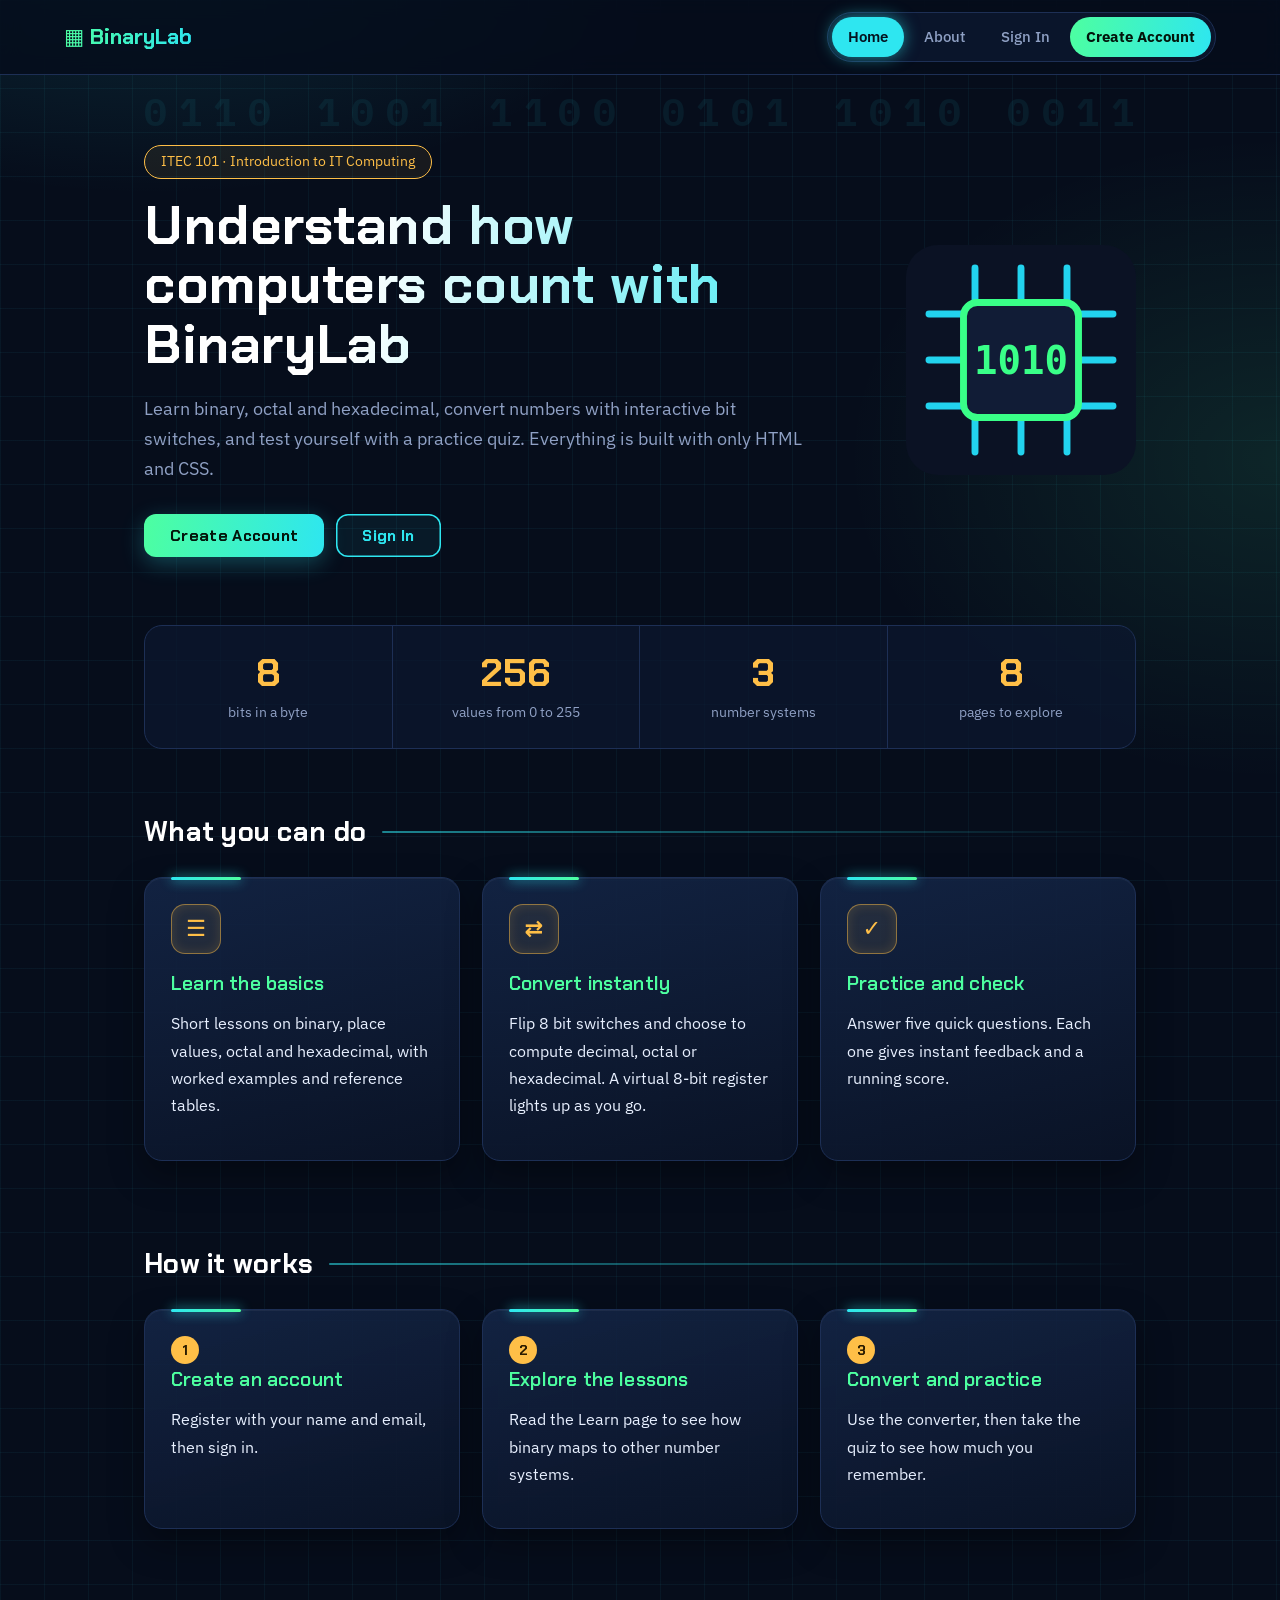
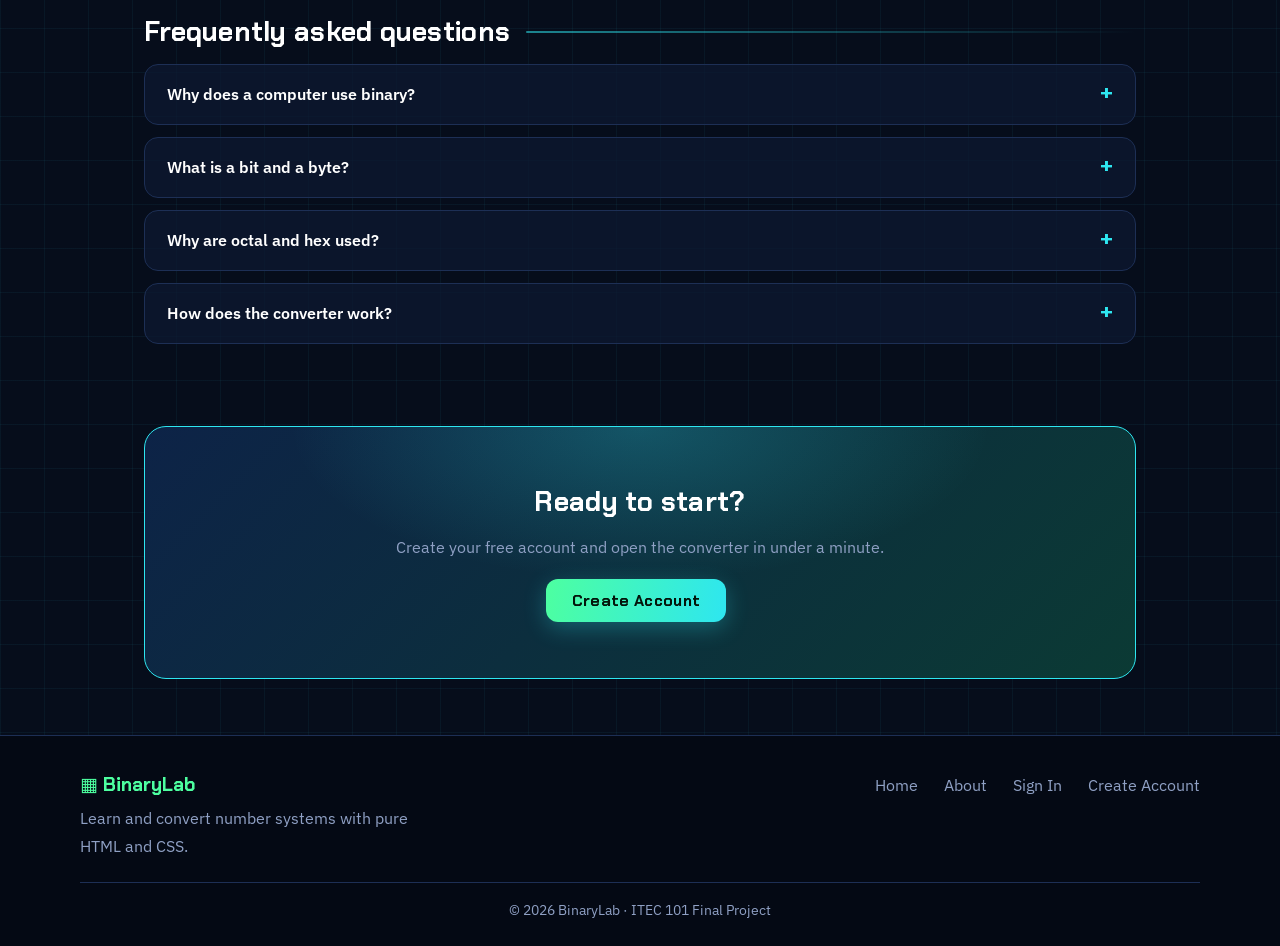
<file: index.html>
<!DOCTYPE html>
<html lang="en"><head><meta charset="UTF-8"><meta name="viewport" content="width=device-width, initial-scale=1"><title>Welcome - BinaryLab</title><link rel="stylesheet" href="style.css"></head><body>
<header class="top"><a class="brand" href="index.html">&#9638; BinaryLab</a><nav aria-label="Main navigation"><ul><li><a aria-current="page" href="index.html">Home</a></li><li><a href="about.html">About</a></li><li><a href="signin.html">Sign In</a></li><li><a class="cta" href="signup.html">Create Account</a></li></ul></nav></header>
<main>
<section class="hero">
  <div>
    <p class="tag">ITEC 101 &middot; Introduction to IT Computing</p>
    <h1>Understand how computers count with <span class="hl">BinaryLab</span></h1>
    <p class="lead">Learn binary, octal and hexadecimal, convert numbers with interactive bit switches, and test yourself with a practice quiz. Everything is built with only HTML and CSS.</p>
    <p class="actions"><a class="btn" href="signup.html">Create Account</a> <a class="btn alt" href="signin.html">Sign In</a></p>
  </div>
  <img src="images/chip.svg" alt="Microchip showing the binary digits 1010" width="200" height="200">
</section>
<section class="stats">
  <div><b>8</b><span>bits in a byte</span></div>
  <div><b>256</b><span>values from 0 to 255</span></div>
  <div><b>3</b><span>number systems</span></div>
  <div><b>8</b><span>pages to explore</span></div>
</section>
<section>
  <h2>What you can do</h2>
  <div class="grid">
    <article class="card"><span class="ico">&#9776;</span><h3>Learn the basics</h3><p>Short lessons on binary, place values, octal and hexadecimal, with worked examples and reference tables.</p></article>
    <article class="card"><span class="ico">&#8644;</span><h3>Convert instantly</h3><p>Flip 8 bit switches and choose to compute decimal, octal or hexadecimal. A virtual 8-bit register lights up as you go.</p></article>
    <article class="card"><span class="ico">&#10003;</span><h3>Practice and check</h3><p>Answer five quick questions. Each one gives instant feedback and a running score.</p></article>
  </div>
</section>
<section>
  <h2>How it works</h2>
  <div class="grid">
    <article class="card"><span class="n">1</span><h3>Create an account</h3><p>Register with your name and email, then sign in.</p></article>
    <article class="card"><span class="n">2</span><h3>Explore the lessons</h3><p>Read the Learn page to see how binary maps to other number systems.</p></article>
    <article class="card"><span class="n">3</span><h3>Convert and practice</h3><p>Use the converter, then take the quiz to see how much you remember.</p></article>
  </div>
</section>
<section>
  <h2>Frequently asked questions</h2>
  <details><summary>Why does a computer use binary?</summary><p>Electronic circuits are most reliable with two states, on and off. Binary uses exactly two digits, 0 and 1, so it matches the hardware.</p></details>
  <details><summary>What is a bit and a byte?</summary><p>A bit is a single binary digit. A byte is a group of 8 bits and can hold 256 different values.</p></details>
  <details><summary>Why are octal and hex used?</summary><p>They are shorter ways to write long binary numbers. One octal digit equals 3 bits and one hex digit equals 4 bits.</p></details>
  <details><summary>How does the converter work?</summary><p>Each bit is a hidden checkbox. CSS counters add the weight of every checked box, and the result is displayed with <code>counter()</code>.</p></details>
</section>
<section class="cta-band">
  <h2>Ready to start?</h2>
  <p>Create your free account and open the converter in under a minute.</p>
  <a class="btn" href="signup.html">Create Account</a>
</section>
</main>
<footer><div class="fcols"><div><strong>&#9638; BinaryLab</strong><p>Learn and convert number systems with pure HTML and CSS.</p></div><div class="flinks"><a href="index.html">Home</a><a href="about.html">About</a><a href="signin.html">Sign In</a><a href="signup.html">Create Account</a></div></div><p class="copy">&copy; 2026 BinaryLab &middot; ITEC 101 Final Project</p></footer></body></html>
</file>
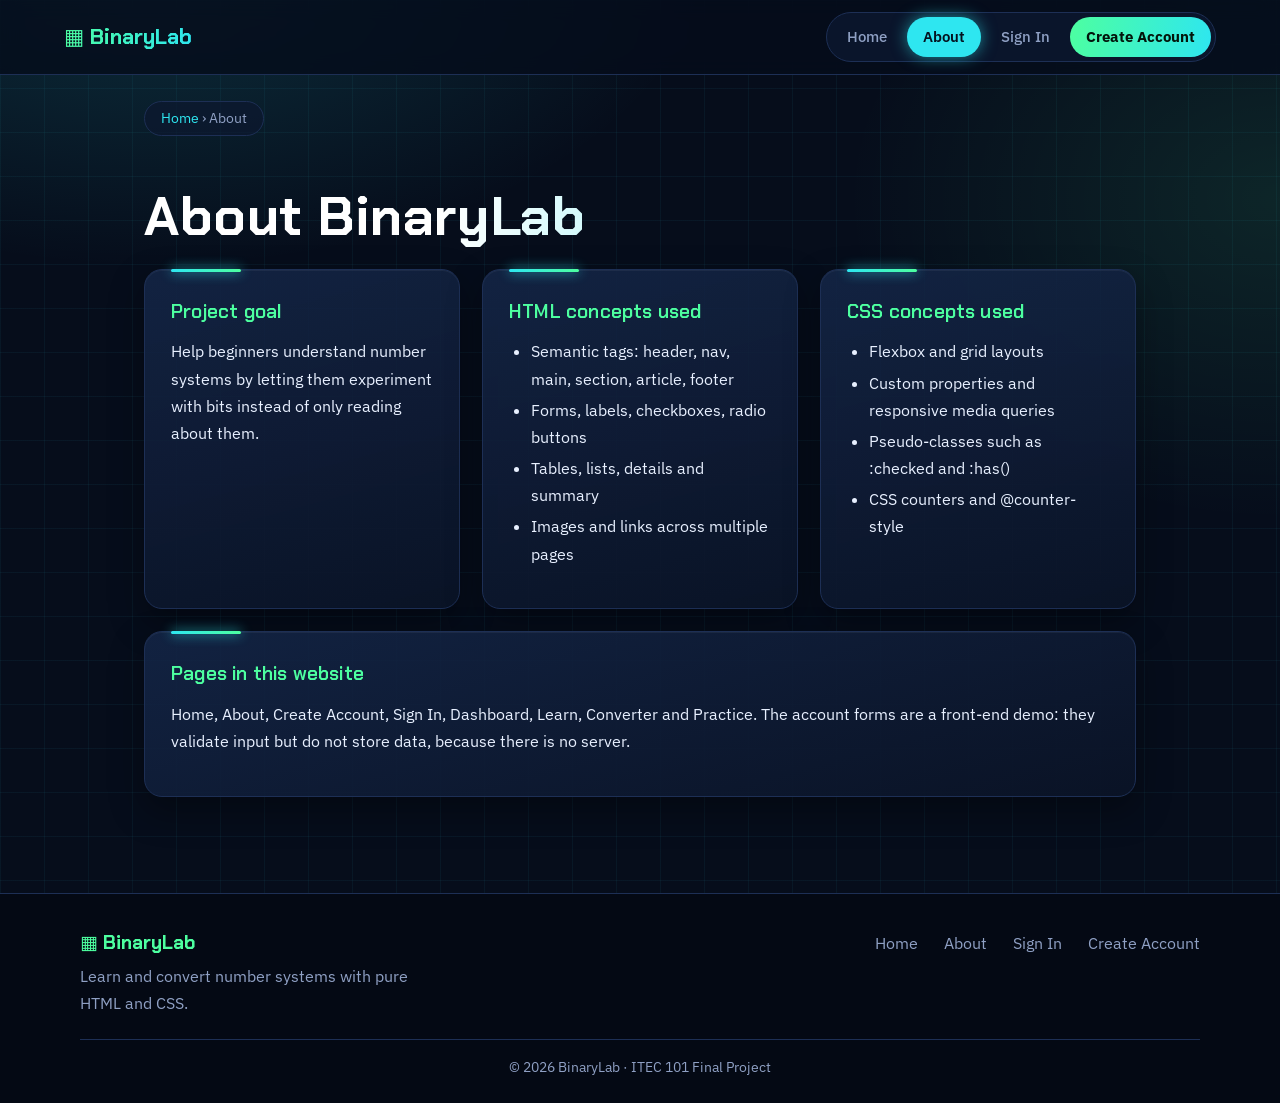
<file: about.html>
<!DOCTYPE html>
<html lang="en"><head><meta charset="UTF-8"><meta name="viewport" content="width=device-width, initial-scale=1"><title>About - BinaryLab</title><link rel="stylesheet" href="style.css"></head><body>
<header class="top"><a class="brand" href="index.html">&#9638; BinaryLab</a><nav aria-label="Main navigation"><ul><li><a href="index.html">Home</a></li><li><a aria-current="page" href="about.html">About</a></li><li><a href="signin.html">Sign In</a></li><li><a class="cta" href="signup.html">Create Account</a></li></ul></nav></header>
<main>
<p class="crumbs"><a href="index.html">Home</a> &rsaquo; About</p>
<section>
  <h1>About BinaryLab</h1>
  <div class="grid">
    <article class="card"><h3>Project goal</h3><p>Help beginners understand number systems by letting them experiment with bits instead of only reading about them.</p></article>
    <article class="card"><h3>HTML concepts used</h3><ul><li>Semantic tags: header, nav, main, section, article, footer</li><li>Forms, labels, checkboxes, radio buttons</li><li>Tables, lists, details and summary</li><li>Images and links across multiple pages</li></ul></article>
    <article class="card"><h3>CSS concepts used</h3><ul><li>Flexbox and grid layouts</li><li>Custom properties and responsive media queries</li><li>Pseudo-classes such as :checked and :has()</li><li>CSS counters and @counter-style</li></ul></article>
    <article class="card wide"><h3>Pages in this website</h3><p>Home, About, Create Account, Sign In, Dashboard, Learn, Converter and Practice. The account forms are a front-end demo: they validate input but do not store data, because there is no server.</p></article>
  </div>
</section>
</main>
<footer><div class="fcols"><div><strong>&#9638; BinaryLab</strong><p>Learn and convert number systems with pure HTML and CSS.</p></div><div class="flinks"><a href="index.html">Home</a><a href="about.html">About</a><a href="signin.html">Sign In</a><a href="signup.html">Create Account</a></div></div><p class="copy">&copy; 2026 BinaryLab &middot; ITEC 101 Final Project</p></footer></body></html>
</file>
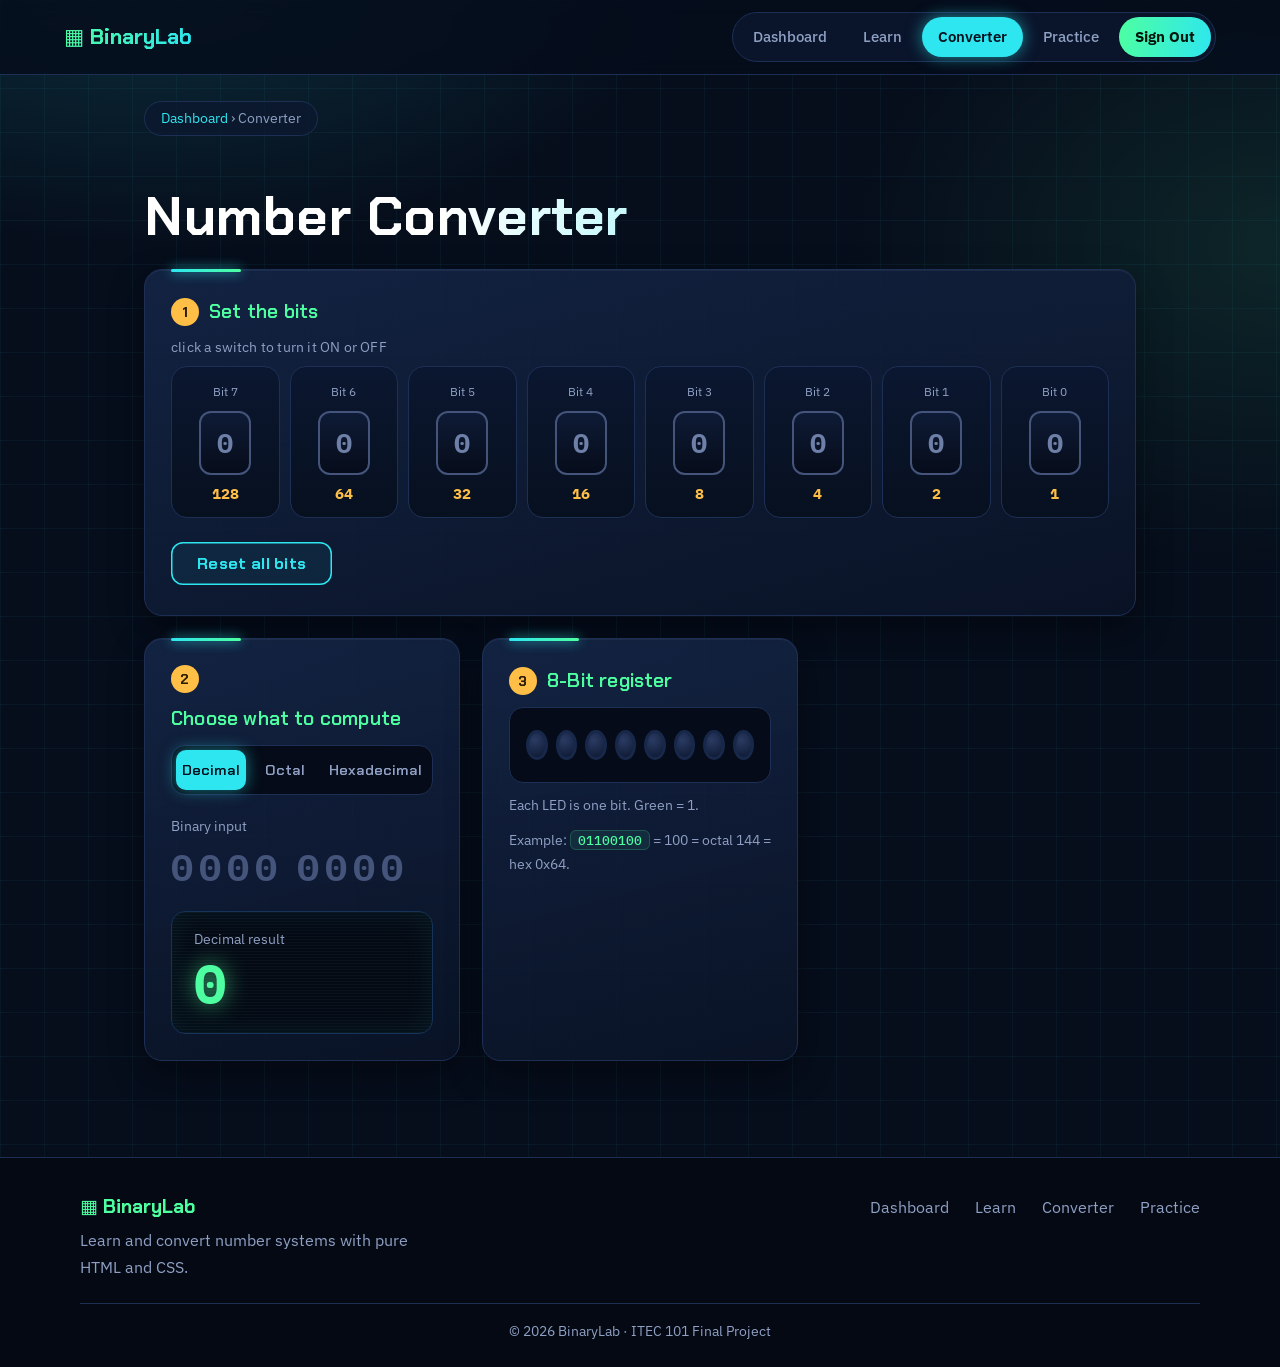
<file: converter.html>
<!DOCTYPE html>
<html lang="en"><head><meta charset="UTF-8"><meta name="viewport" content="width=device-width, initial-scale=1"><title>Converter - BinaryLab</title><link rel="stylesheet" href="style.css"></head><body>
<header class="top"><a class="brand" href="dashboard.html">&#9638; BinaryLab</a><nav aria-label="Main navigation"><ul><li><a href="dashboard.html">Dashboard</a></li><li><a href="learn.html">Learn</a></li><li><a aria-current="page" href="converter.html">Converter</a></li><li><a href="practice.html">Practice</a></li><li><a class="cta" href="index.html">Sign Out</a></li></ul></nav></header>
<main>
<p class="crumbs"><a href="dashboard.html">Dashboard</a> &rsaquo; Converter</p>
<section>
  <h1>Number Converter</h1>
  <form class="converter">
    <input type="checkbox" class="bit" id="b7" aria-label="Bit 7, 128">
    <input type="checkbox" class="bit" id="b6" aria-label="Bit 6, 64">
    <input type="checkbox" class="bit" id="b5" aria-label="Bit 5, 32">
    <input type="checkbox" class="bit" id="b4" aria-label="Bit 4, 16">
    <input type="checkbox" class="bit" id="b3" aria-label="Bit 3, 8">
    <input type="checkbox" class="bit" id="b2" aria-label="Bit 2, 4">
    <input type="checkbox" class="bit" id="b1" aria-label="Bit 1, 2">
    <input type="checkbox" class="bit" id="b0" aria-label="Bit 0, 1">
    <input type="radio" class="bit" name="t" id="r-dec" checked aria-label="Compute decimal">
    <input type="radio" class="bit" name="t" id="r-oct" aria-label="Compute octal">
    <input type="radio" class="bit" name="t" id="r-hex" aria-label="Compute hexadecimal">
    <div class="view grid">
      <article class="card wide">
        <h3><span class="n">1</span> Set the bits <small>click a switch to turn it ON or OFF</small></h3>
        <div class="switches">
          <label for="b7" class="sw k7"><small>Bit 7</small><b></b><em>128</em></label>
          <label for="b6" class="sw k6"><small>Bit 6</small><b></b><em>64</em></label>
          <label for="b5" class="sw k5"><small>Bit 5</small><b></b><em>32</em></label>
          <label for="b4" class="sw k4"><small>Bit 4</small><b></b><em>16</em></label>
          <label for="b3" class="sw k3"><small>Bit 3</small><b></b><em>8</em></label>
          <label for="b2" class="sw k2"><small>Bit 2</small><b></b><em>4</em></label>
          <label for="b1" class="sw k1"><small>Bit 1</small><b></b><em>2</em></label>
          <label for="b0" class="sw k0"><small>Bit 0</small><b></b><em>1</em></label>
        </div>
        <button type="reset" class="btn alt">Reset all bits</button>
      </article>
      <article class="card">
        <h3><span class="n">2</span> Choose what to compute</h3>
        <div class="tabs">
          <label for="r-dec" class="tab t-dec">Decimal</label>
          <label for="r-oct" class="tab t-oct">Octal</label>
          <label for="r-hex" class="tab t-hex">Hexadecimal</label>
        </div>
        <p class="label">Binary input</p>
        <p class="binary"><span class="d k7"></span><span class="d k6"></span><span class="d k5"></span><span class="d k4"></span><span class="d k3"></span><span class="d k2"></span><span class="d k1"></span><span class="d k0"></span></p>
        <div class="answer">
          <p class="big res res-dec"><small>Decimal result</small></p>
          <p class="big res res-oct"><small>Octal result</small></p>
          <p class="big res res-hex"><small>Hexadecimal result</small></p>
        </div>
      </article>
      <article class="card">
        <h3><span class="n">3</span> 8-Bit register</h3>
        <div class="register"><span class="led k7"></span><span class="led k6"></span><span class="led k5"></span><span class="led k4"></span><span class="led k3"></span><span class="led k2"></span><span class="led k1"></span><span class="led k0"></span></div>
        <p class="note">Each LED is one bit. Green = 1.</p>
        <p class="note">Example: <code>01100100</code> = 100 = octal 144 = hex 0x64.</p>
      </article>
    </div>
  </form>
</section>
</main>
<footer><div class="fcols"><div><strong>&#9638; BinaryLab</strong><p>Learn and convert number systems with pure HTML and CSS.</p></div><div class="flinks"><a href="dashboard.html">Dashboard</a><a href="learn.html">Learn</a><a href="converter.html">Converter</a><a href="practice.html">Practice</a></div></div><p class="copy">&copy; 2026 BinaryLab &middot; ITEC 101 Final Project</p></footer></body></html>
</file>
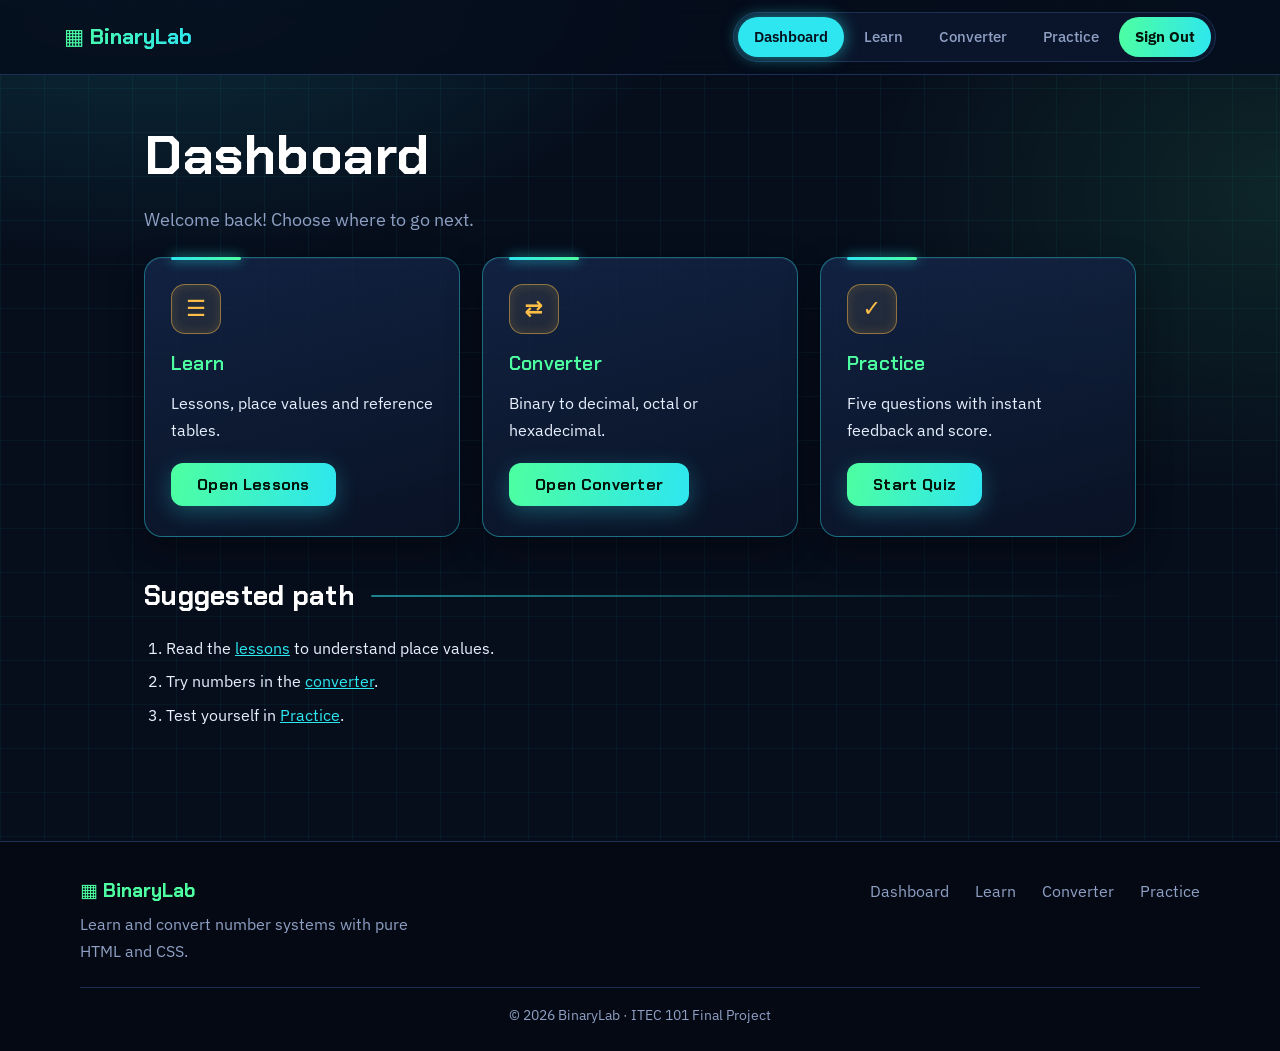
<file: dashboard.html>
<!DOCTYPE html>
<html lang="en"><head><meta charset="UTF-8"><meta name="viewport" content="width=device-width, initial-scale=1"><title>Dashboard - BinaryLab</title><link rel="stylesheet" href="style.css"></head><body>
<header class="top"><a class="brand" href="dashboard.html">&#9638; BinaryLab</a><nav aria-label="Main navigation"><ul><li><a aria-current="page" href="dashboard.html">Dashboard</a></li><li><a href="learn.html">Learn</a></li><li><a href="converter.html">Converter</a></li><li><a href="practice.html">Practice</a></li><li><a class="cta" href="index.html">Sign Out</a></li></ul></nav></header>
<main>
<section>
  <h1>Dashboard</h1>
  <p class="lead">Welcome back! Choose where to go next.</p>
  <div class="grid">
    <article class="card tool"><span class="ico">&#9776;</span><h3>Learn</h3><p>Lessons, place values and reference tables.</p><a class="btn" href="learn.html">Open Lessons</a></article>
    <article class="card tool"><span class="ico">&#8644;</span><h3>Converter</h3><p>Binary to decimal, octal or hexadecimal.</p><a class="btn" href="converter.html">Open Converter</a></article>
    <article class="card tool"><span class="ico">&#10003;</span><h3>Practice</h3><p>Five questions with instant feedback and score.</p><a class="btn" href="practice.html">Start Quiz</a></article>
  </div>
  <h2 class="gap">Suggested path</h2>
  <ol class="path"><li>Read the <a href="learn.html">lessons</a> to understand place values.</li><li>Try numbers in the <a href="converter.html">converter</a>.</li><li>Test yourself in <a href="practice.html">Practice</a>.</li></ol>
</section>
</main>
<footer><div class="fcols"><div><strong>&#9638; BinaryLab</strong><p>Learn and convert number systems with pure HTML and CSS.</p></div><div class="flinks"><a href="dashboard.html">Dashboard</a><a href="learn.html">Learn</a><a href="converter.html">Converter</a><a href="practice.html">Practice</a></div></div><p class="copy">&copy; 2026 BinaryLab &middot; ITEC 101 Final Project</p></footer></body></html>
</file>
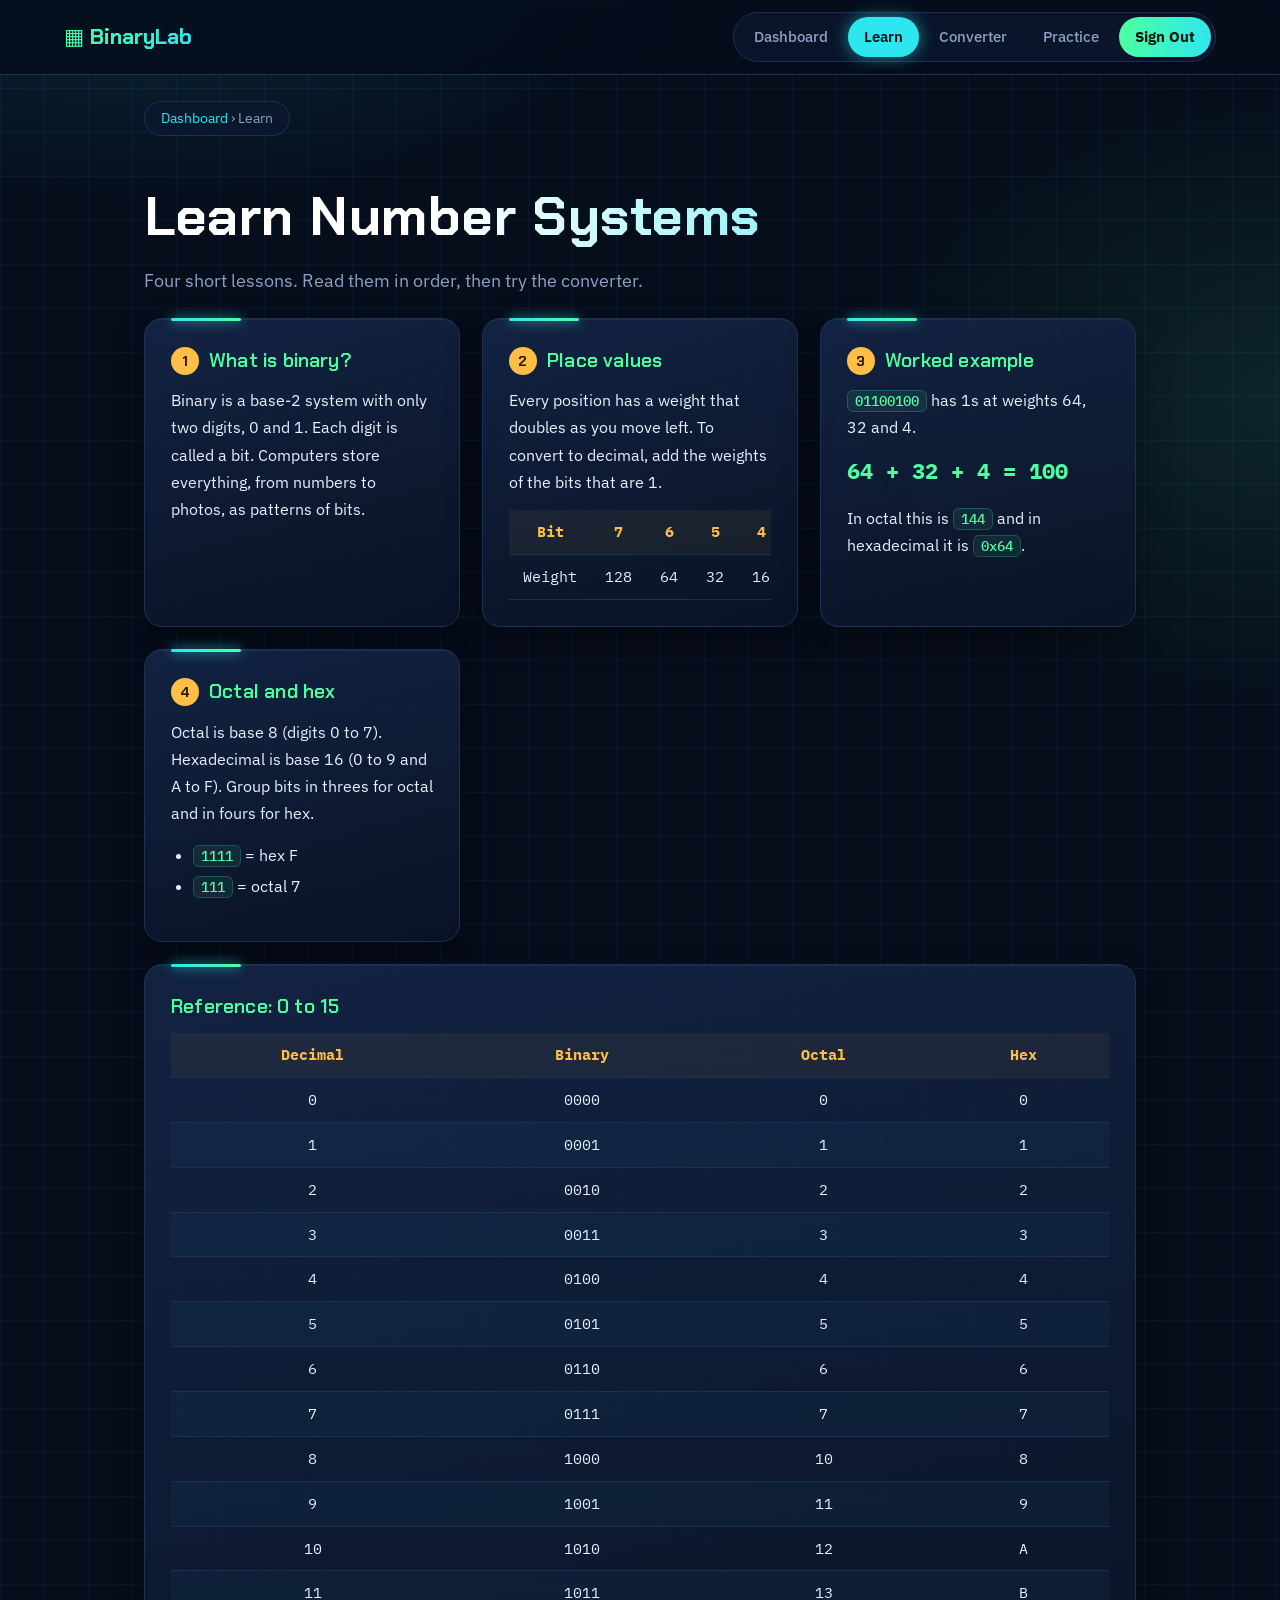
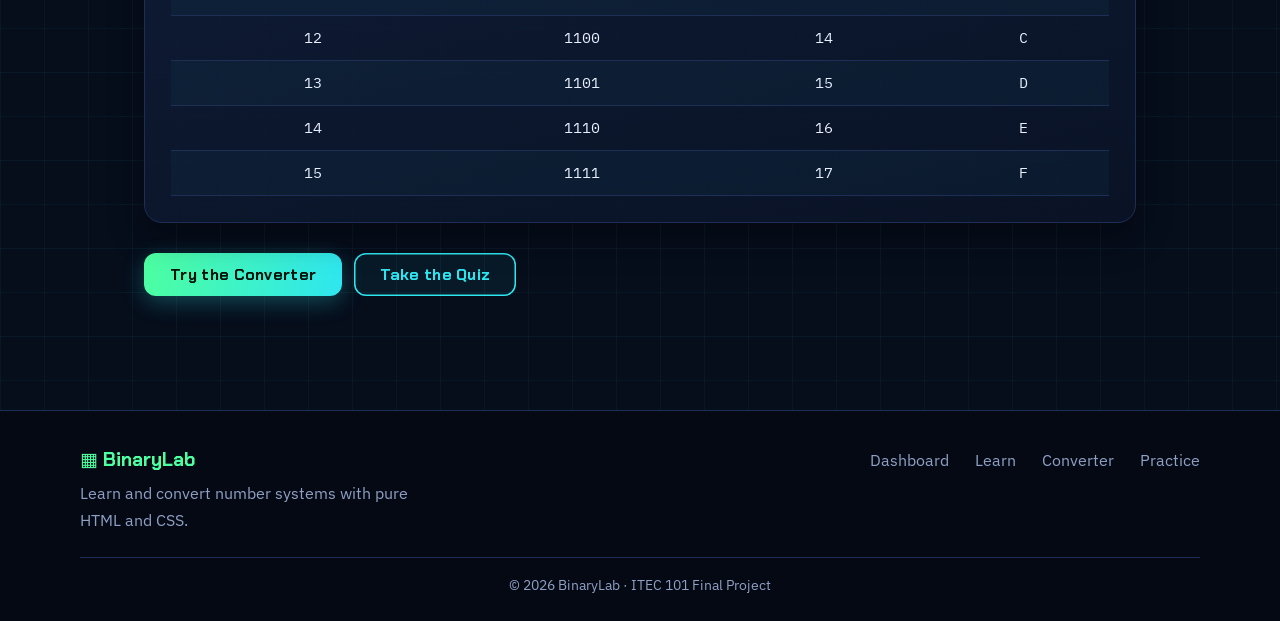
<file: learn.html>
<!DOCTYPE html>
<html lang="en"><head><meta charset="UTF-8"><meta name="viewport" content="width=device-width, initial-scale=1"><title>Learn - BinaryLab</title><link rel="stylesheet" href="style.css"></head><body>
<header class="top"><a class="brand" href="dashboard.html">&#9638; BinaryLab</a><nav aria-label="Main navigation"><ul><li><a href="dashboard.html">Dashboard</a></li><li><a aria-current="page" href="learn.html">Learn</a></li><li><a href="converter.html">Converter</a></li><li><a href="practice.html">Practice</a></li><li><a class="cta" href="index.html">Sign Out</a></li></ul></nav></header>
<main>
<p class="crumbs"><a href="dashboard.html">Dashboard</a> &rsaquo; Learn</p>
<section>
  <h1>Learn Number Systems</h1>
  <p class="lead">Four short lessons. Read them in order, then try the converter.</p>
  <div class="grid">
    <article class="card"><h3><span class="n">1</span> What is binary?</h3><p>Binary is a base-2 system with only two digits, 0 and 1. Each digit is called a bit. Computers store everything, from numbers to photos, as patterns of bits.</p></article>
    <article class="card"><h3><span class="n">2</span> Place values</h3><p>Every position has a weight that doubles as you move left. To convert to decimal, add the weights of the bits that are 1.</p>
      <div class="scroll"><table><thead><tr><th>Bit</th><th>7</th><th>6</th><th>5</th><th>4</th><th>3</th><th>2</th><th>1</th><th>0</th></tr></thead><tbody><tr><td>Weight</td><td>128</td><td>64</td><td>32</td><td>16</td><td>8</td><td>4</td><td>2</td><td>1</td></tr></tbody></table></div></article>
    <article class="card"><h3><span class="n">3</span> Worked example</h3><p><code>01100100</code> has 1s at weights 64, 32 and 4.</p><p class="calc">64 + 32 + 4 = <strong>100</strong></p><p>In octal this is <code>144</code> and in hexadecimal it is <code>0x64</code>.</p></article>
    <article class="card"><h3><span class="n">4</span> Octal and hex</h3><p>Octal is base 8 (digits 0 to 7). Hexadecimal is base 16 (0 to 9 and A to F). Group bits in threes for octal and in fours for hex.</p><ul><li><code>1111</code> = hex F</li><li><code>111</code> = octal 7</li></ul></article>
    <article class="card wide"><h3>Reference: 0 to 15</h3><div class="scroll"><table><thead><tr><th>Decimal</th><th>Binary</th><th>Octal</th><th>Hex</th></tr></thead><tbody>
<tr><td>0</td><td>0000</td><td>0</td><td>0</td></tr>
<tr><td>1</td><td>0001</td><td>1</td><td>1</td></tr>
<tr><td>2</td><td>0010</td><td>2</td><td>2</td></tr>
<tr><td>3</td><td>0011</td><td>3</td><td>3</td></tr>
<tr><td>4</td><td>0100</td><td>4</td><td>4</td></tr>
<tr><td>5</td><td>0101</td><td>5</td><td>5</td></tr>
<tr><td>6</td><td>0110</td><td>6</td><td>6</td></tr>
<tr><td>7</td><td>0111</td><td>7</td><td>7</td></tr>
<tr><td>8</td><td>1000</td><td>10</td><td>8</td></tr>
<tr><td>9</td><td>1001</td><td>11</td><td>9</td></tr>
<tr><td>10</td><td>1010</td><td>12</td><td>A</td></tr>
<tr><td>11</td><td>1011</td><td>13</td><td>B</td></tr>
<tr><td>12</td><td>1100</td><td>14</td><td>C</td></tr>
<tr><td>13</td><td>1101</td><td>15</td><td>D</td></tr>
<tr><td>14</td><td>1110</td><td>16</td><td>E</td></tr>
<tr><td>15</td><td>1111</td><td>17</td><td>F</td></tr>
</tbody></table></div></article>
  </div>
  <p class="actions"><a class="btn" href="converter.html">Try the Converter</a> <a class="btn alt" href="practice.html">Take the Quiz</a></p>
</section>
</main>
<footer><div class="fcols"><div><strong>&#9638; BinaryLab</strong><p>Learn and convert number systems with pure HTML and CSS.</p></div><div class="flinks"><a href="dashboard.html">Dashboard</a><a href="learn.html">Learn</a><a href="converter.html">Converter</a><a href="practice.html">Practice</a></div></div><p class="copy">&copy; 2026 BinaryLab &middot; ITEC 101 Final Project</p></footer></body></html>
</file>
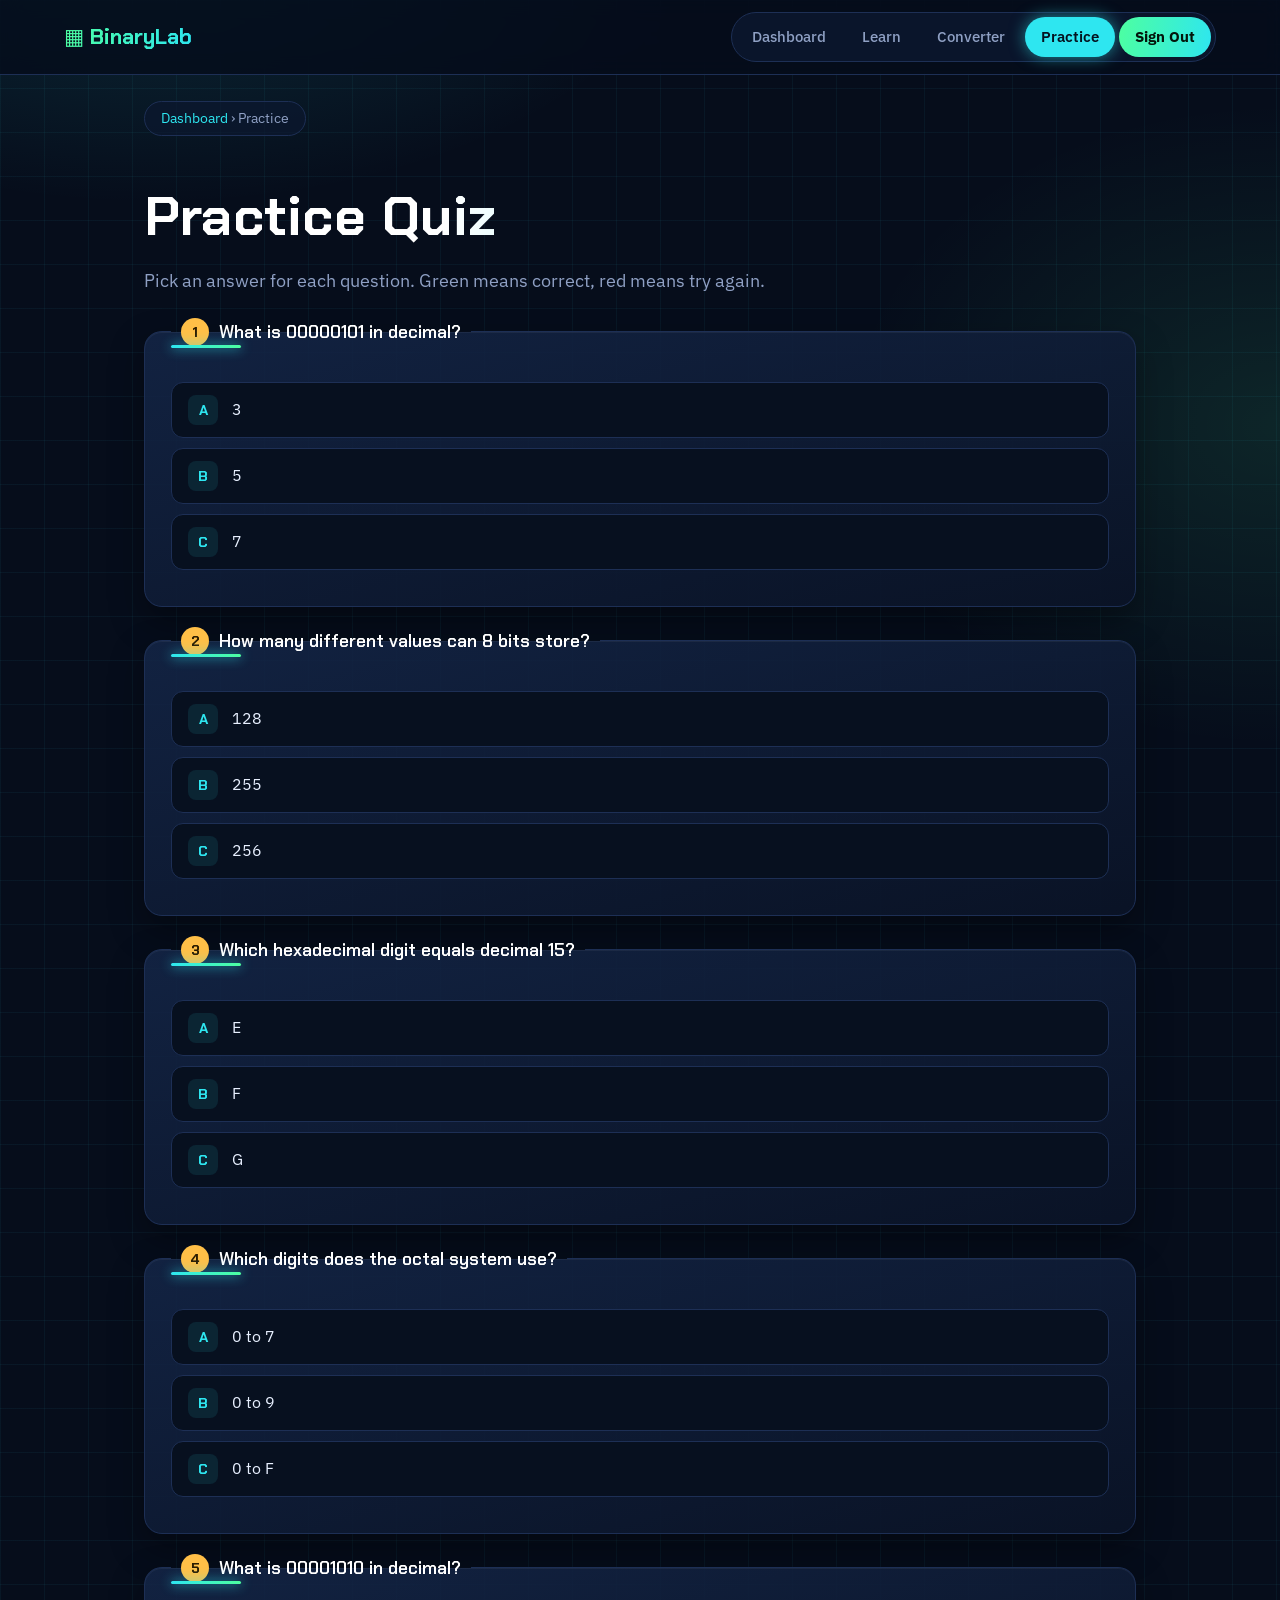
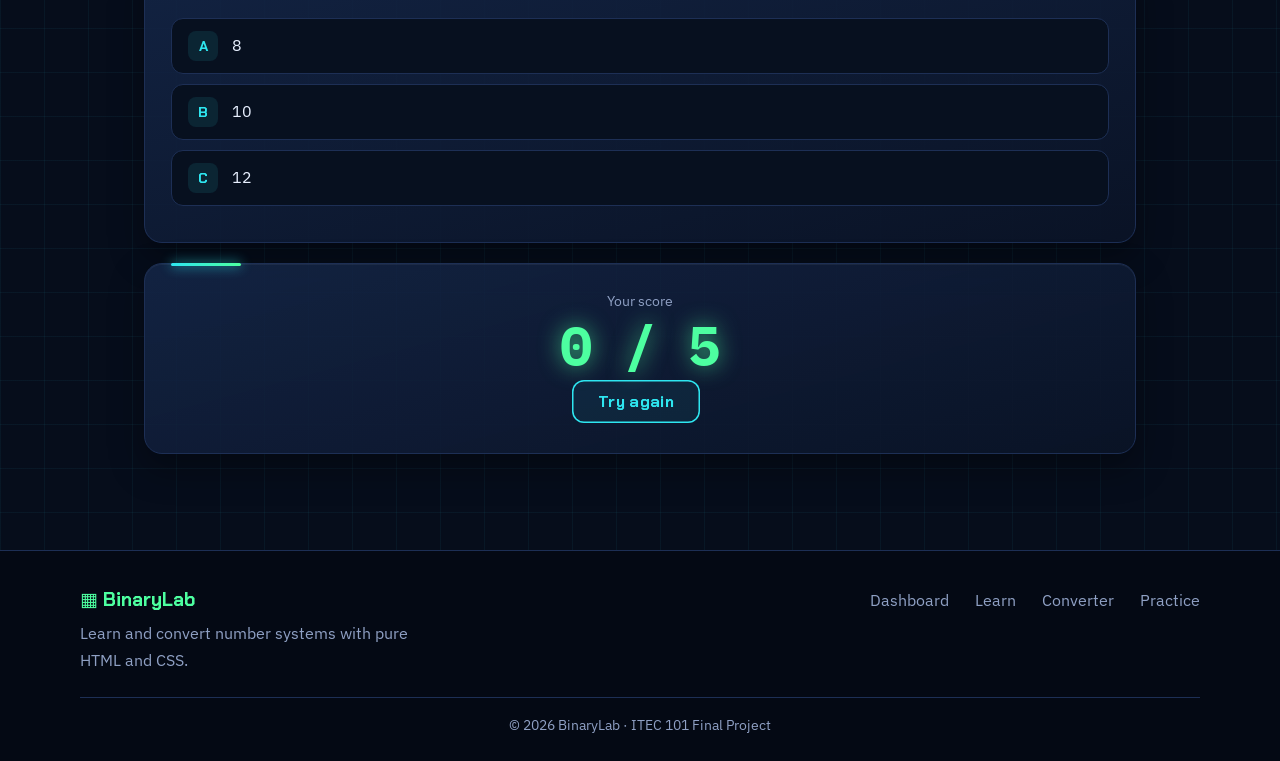
<file: practice.html>
<!DOCTYPE html>
<html lang="en"><head><meta charset="UTF-8"><meta name="viewport" content="width=device-width, initial-scale=1"><title>Practice - BinaryLab</title><link rel="stylesheet" href="style.css"></head><body>
<header class="top"><a class="brand" href="dashboard.html">&#9638; BinaryLab</a><nav aria-label="Main navigation"><ul><li><a href="dashboard.html">Dashboard</a></li><li><a href="learn.html">Learn</a></li><li><a href="converter.html">Converter</a></li><li><a aria-current="page" href="practice.html">Practice</a></li><li><a class="cta" href="index.html">Sign Out</a></li></ul></nav></header>
<main>
<p class="crumbs"><a href="dashboard.html">Dashboard</a> &rsaquo; Practice</p>
<section>
  <h1>Practice Quiz</h1>
  <p class="lead">Pick an answer for each question. Green means correct, red means try again.</p>
  <form class="quiz">
<fieldset class="card q"><legend><span class="n">1</span> What is 00000101 in decimal?</legend><input type="radio" class="bit " name="q1" id="q1_1"><label for="q1_1" class="opt no">3</label><input type="radio" class="bit right" name="q1" id="q1_2"><label for="q1_2" class="opt ok">5</label><input type="radio" class="bit " name="q1" id="q1_3"><label for="q1_3" class="opt no">7</label><p class="fb">Correct answer: 4 + 1 = 5.</p></fieldset>
<fieldset class="card q"><legend><span class="n">2</span> How many different values can 8 bits store?</legend><input type="radio" class="bit " name="q2" id="q2_1"><label for="q2_1" class="opt no">128</label><input type="radio" class="bit " name="q2" id="q2_2"><label for="q2_2" class="opt no">255</label><input type="radio" class="bit right" name="q2" id="q2_3"><label for="q2_3" class="opt ok">256</label><p class="fb">8 bits give 2<sup>8</sup> = 256 values, from 0 to 255.</p></fieldset>
<fieldset class="card q"><legend><span class="n">3</span> Which hexadecimal digit equals decimal 15?</legend><input type="radio" class="bit " name="q3" id="q3_1"><label for="q3_1" class="opt no">E</label><input type="radio" class="bit right" name="q3" id="q3_2"><label for="q3_2" class="opt ok">F</label><input type="radio" class="bit " name="q3" id="q3_3"><label for="q3_3" class="opt no">G</label><p class="fb">Hex uses 0 to 9 then A=10, B=11, C=12, D=13, E=14, F=15.</p></fieldset>
<fieldset class="card q"><legend><span class="n">4</span> Which digits does the octal system use?</legend><input type="radio" class="bit right" name="q4" id="q4_1"><label for="q4_1" class="opt ok">0 to 7</label><input type="radio" class="bit " name="q4" id="q4_2"><label for="q4_2" class="opt no">0 to 9</label><input type="radio" class="bit " name="q4" id="q4_3"><label for="q4_3" class="opt no">0 to F</label><p class="fb">Octal is base 8, so its digits run from 0 to 7.</p></fieldset>
<fieldset class="card q"><legend><span class="n">5</span> What is 00001010 in decimal?</legend><input type="radio" class="bit " name="q5" id="q5_1"><label for="q5_1" class="opt no">8</label><input type="radio" class="bit right" name="q5" id="q5_2"><label for="q5_2" class="opt ok">10</label><input type="radio" class="bit " name="q5" id="q5_3"><label for="q5_3" class="opt no">12</label><p class="fb">8 + 2 = 10.</p></fieldset>
    <div class="card score"><p class="label">Your score</p><p class="big sc"></p><button type="reset" class="btn alt">Try again</button></div>
  </form>
</section>
</main>
<footer><div class="fcols"><div><strong>&#9638; BinaryLab</strong><p>Learn and convert number systems with pure HTML and CSS.</p></div><div class="flinks"><a href="dashboard.html">Dashboard</a><a href="learn.html">Learn</a><a href="converter.html">Converter</a><a href="practice.html">Practice</a></div></div><p class="copy">&copy; 2026 BinaryLab &middot; ITEC 101 Final Project</p></footer></body></html>
</file>
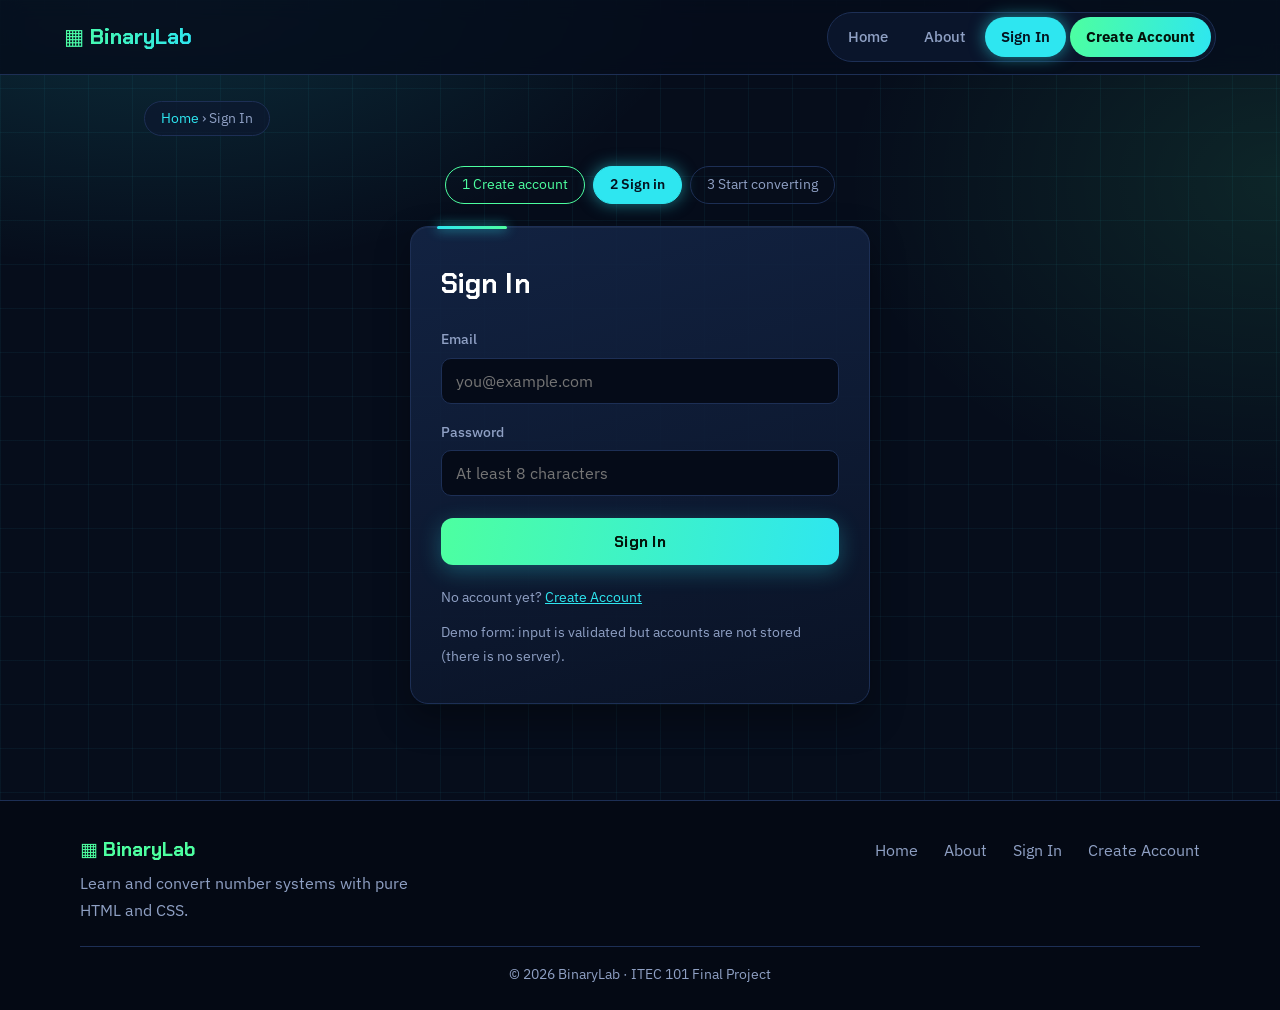
<file: signin.html>
<!DOCTYPE html>
<html lang="en"><head><meta charset="UTF-8"><meta name="viewport" content="width=device-width, initial-scale=1"><title>Sign In - BinaryLab</title><link rel="stylesheet" href="style.css"></head><body>
<header class="top"><a class="brand" href="index.html">&#9638; BinaryLab</a><nav aria-label="Main navigation"><ul><li><a href="index.html">Home</a></li><li><a href="about.html">About</a></li><li><a aria-current="page" href="signin.html">Sign In</a></li><li><a class="cta" href="signup.html">Create Account</a></li></ul></nav></header>
<main>
<p class="crumbs"><a href="index.html">Home</a> &rsaquo; Sign In</p>
<section class="authwrap">
  <div class="steps" aria-label="Progress"><span class="done">1 Create account</span><span class="now">2 Sign in</span><span>3 Start converting</span></div>
  <form class="card auth" action="dashboard.html" method="get">
    <h2>Sign In</h2>
    <label>Email<input type="email" name="email" required autocomplete="email" placeholder="you@example.com"></label><label>Password<input type="password" required minlength="8" autocomplete="current-password" placeholder="At least 8 characters"></label>
    <button type="submit" class="btn">Sign In</button>
    <p class="note">No account yet? <a href="signup.html">Create Account</a></p>
    <p class="note">Demo form: input is validated but accounts are not stored (there is no server).</p>
  </form>
</section>
</main>
<footer><div class="fcols"><div><strong>&#9638; BinaryLab</strong><p>Learn and convert number systems with pure HTML and CSS.</p></div><div class="flinks"><a href="index.html">Home</a><a href="about.html">About</a><a href="signin.html">Sign In</a><a href="signup.html">Create Account</a></div></div><p class="copy">&copy; 2026 BinaryLab &middot; ITEC 101 Final Project</p></footer></body></html>
</file>
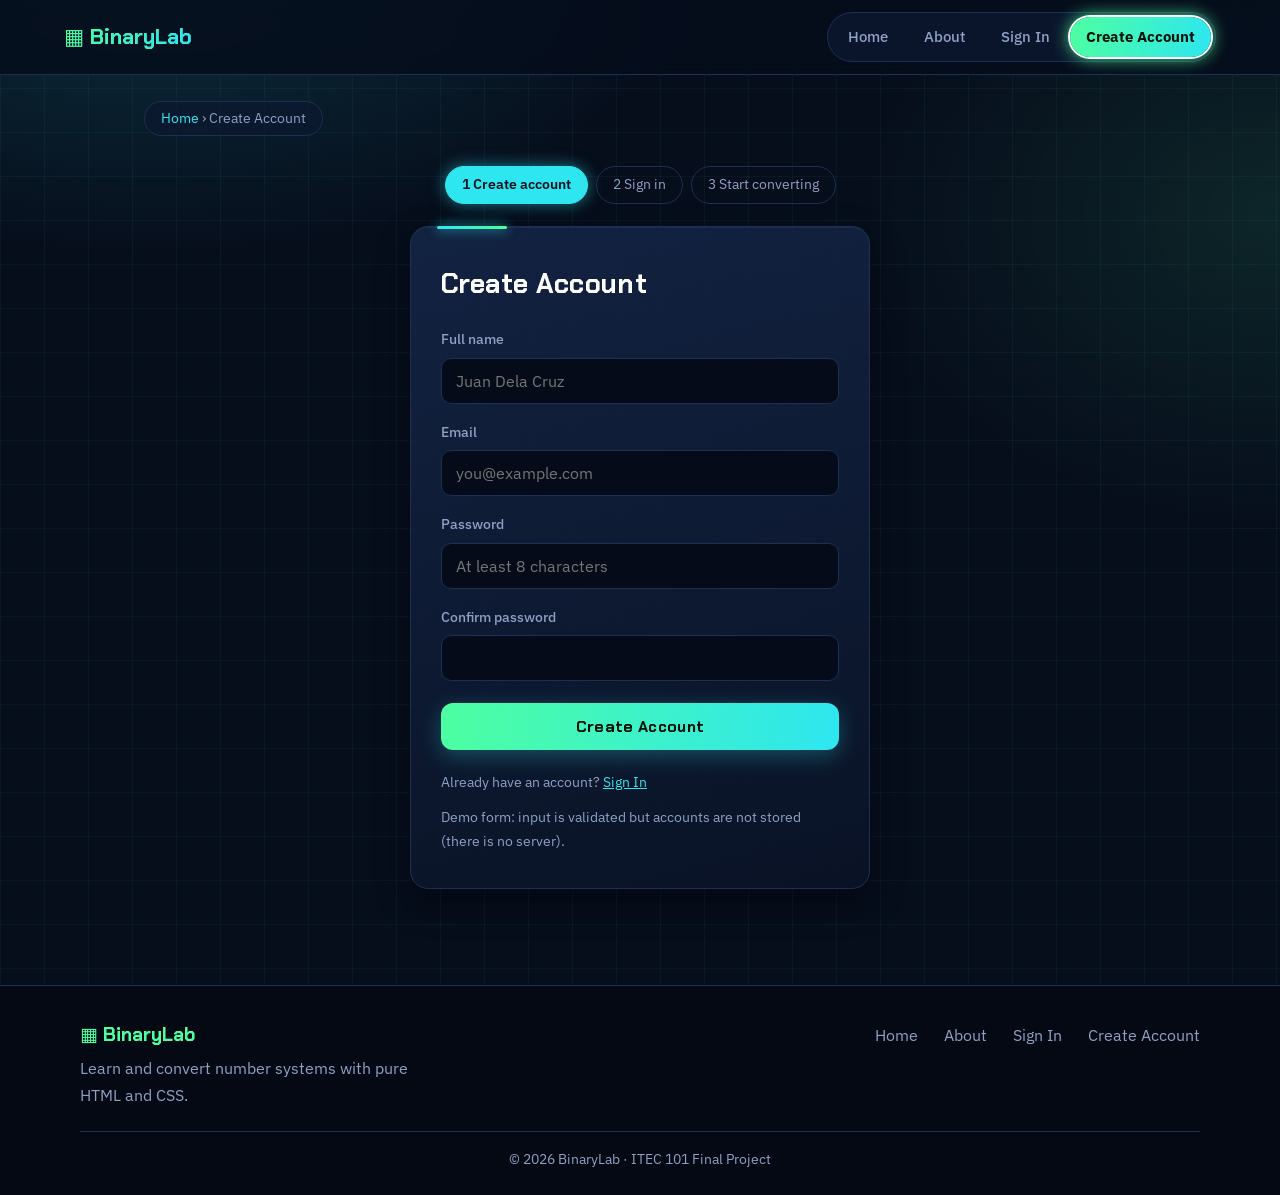
<file: signup.html>
<!DOCTYPE html>
<html lang="en"><head><meta charset="UTF-8"><meta name="viewport" content="width=device-width, initial-scale=1"><title>Create Account - BinaryLab</title><link rel="stylesheet" href="style.css"></head><body>
<header class="top"><a class="brand" href="index.html">&#9638; BinaryLab</a><nav aria-label="Main navigation"><ul><li><a href="index.html">Home</a></li><li><a href="about.html">About</a></li><li><a href="signin.html">Sign In</a></li><li><a aria-current="page" class="cta" href="signup.html">Create Account</a></li></ul></nav></header>
<main>
<p class="crumbs"><a href="index.html">Home</a> &rsaquo; Create Account</p>
<section class="authwrap">
  <div class="steps" aria-label="Progress"><span class="now">1 Create account</span><span class="">2 Sign in</span><span>3 Start converting</span></div>
  <form class="card auth" action="signin.html" method="get">
    <h2>Create Account</h2>
    <label>Full name<input type="text" name="name" required minlength="2" autocomplete="name" placeholder="Juan Dela Cruz"></label><label>Email<input type="email" name="email" required autocomplete="email" placeholder="you@example.com"></label><label>Password<input type="password" required minlength="8" autocomplete="new-password" placeholder="At least 8 characters"></label><label>Confirm password<input type="password" required minlength="8" autocomplete="new-password"></label>
    <button type="submit" class="btn">Create Account</button>
    <p class="note">Already have an account? <a href="signin.html">Sign In</a></p>
    <p class="note">Demo form: input is validated but accounts are not stored (there is no server).</p>
  </form>
</section>
</main>
<footer><div class="fcols"><div><strong>&#9638; BinaryLab</strong><p>Learn and convert number systems with pure HTML and CSS.</p></div><div class="flinks"><a href="index.html">Home</a><a href="about.html">About</a><a href="signin.html">Sign In</a><a href="signup.html">Create Account</a></div></div><p class="copy">&copy; 2026 BinaryLab &middot; ITEC 101 Final Project</p></footer></body></html>
</file>
<file: style.css>
@import url("https://fonts.googleapis.com/css2?family=Chakra+Petch:wght@500;600;700&family=IBM+Plex+Mono:wght@500;700&family=IBM+Plex+Sans:wght@400;500;600&display=swap");
/* ===== BinaryLab: circuit-board theme, pure HTML + CSS ===== */
:root{
  --bg:#060d1b;--panel:#0c1830;--panel2:#0a1326;--line:#1d2f55;--text:#e8f0ff;--muted:#8fa0c4;
  --green:#4dffa0;--cyan:#2ee6f0;--amber:#ffbf47;--gray:#44547a;--red:#ff5d73;
  --display:"Chakra Petch","Segoe UI",system-ui,sans-serif;--body:"IBM Plex Sans","Segoe UI",system-ui,sans-serif;--mono:"IBM Plex Mono",Consolas,monospace;
}
*{box-sizing:border-box}
html{scroll-behavior:smooth}
::selection{background:var(--cyan);color:#04121f}
body{margin:0;min-height:100vh;display:flex;flex-direction:column;font:400 1rem/1.7 var(--body);color:var(--text);
  background:
   linear-gradient(rgba(46,230,240,.05) 1px,transparent 1px) 0 0/44px 44px,
   linear-gradient(90deg,rgba(46,230,240,.05) 1px,transparent 1px) 0 0/44px 44px,
   radial-gradient(900px 520px at 12% -5%,rgba(46,230,240,.17),transparent 62%),
   radial-gradient(700px 520px at 100% 18%,rgba(77,255,160,.10),transparent 62%),var(--bg)}
main{flex:1;width:100%;max-width:1120px;margin:auto;padding:0 5% 56px}
a{color:var(--cyan)}
code{font:500 .88em var(--mono);color:var(--green);background:rgba(77,255,160,.08);border:1px solid rgba(77,255,160,.2);padding:1px 7px;border-radius:6px}
section{padding:40px 0}
h1,h2,h3{font-family:var(--display);letter-spacing:.01em}
h1{font-size:clamp(2rem,5vw,3.4rem);line-height:1.1;margin:.2em 0 .35em;font-weight:700;background:linear-gradient(100deg,#fff 30%,var(--cyan));-webkit-background-clip:text;background-clip:text;color:transparent}
.hl{color:inherit}
h2{display:flex;align-items:center;gap:16px;font-size:1.7rem;margin:0 0 8px;color:#fff}
h2::after{content:"";flex:1;height:2px;background:linear-gradient(90deg,var(--cyan),transparent);border-radius:2px;opacity:.55}
h3{margin:0 0 10px;font-size:1.2rem;color:var(--green);font-weight:600}
.lead{color:var(--muted);font-size:1.1rem;max-width:60ch;margin-top:0}
.note{color:var(--muted);font-size:.9rem;margin:10px 0 0}
p{margin:0 0 .9em}

/* ---------- header / nav ---------- */
.top{position:sticky;top:0;z-index:20;display:flex;flex-wrap:wrap;gap:8px 28px;align-items:center;justify-content:space-between;padding:12px 5%;background:rgba(6,13,27,.82);border-bottom:1px solid var(--line);backdrop-filter:blur(10px)}
.brand{font:700 1.35rem var(--display);color:#fff;text-decoration:none}
.brand{background:linear-gradient(100deg,var(--green),var(--cyan));-webkit-background-clip:text;background-clip:text;color:transparent}
nav ul{display:flex;flex-wrap:wrap;gap:4px;list-style:none;margin:0;padding:4px;background:rgba(12,24,48,.8);border:1px solid var(--line);border-radius:999px}
nav a{display:block;padding:7px 16px;border-radius:999px;color:var(--muted);font-weight:500;font-size:.95rem;text-decoration:none;transition:.2s}
nav a:hover{color:#fff;background:rgba(46,230,240,.12)}
nav a[aria-current="page"]{color:#04121f;background:var(--cyan);font-weight:600;box-shadow:0 0 16px rgba(46,230,240,.55)}
nav a.cta{color:#03150b;background:linear-gradient(100deg,var(--green),var(--cyan));font-weight:700}
nav a.cta:hover{box-shadow:0 0 16px rgba(77,255,160,.6)}
nav a.cta[aria-current="page"]{box-shadow:0 0 0 2px #fff,0 0 18px var(--green)}
a:focus-visible,summary:focus-visible,button:focus-visible{outline:2px solid var(--amber);outline-offset:3px}
.crumbs{display:inline-block;margin:26px 0 0;padding:5px 16px;border:1px solid var(--line);border-radius:999px;background:rgba(12,24,48,.7);color:var(--muted);font-size:.85rem}
.crumbs a{text-decoration:none}

/* ---------- buttons ---------- */
.btn{display:inline-block;cursor:pointer;margin:4px 8px 4px 0;padding:11px 26px;border:0;border-radius:12px;font:700 .98rem var(--display);letter-spacing:.02em;text-decoration:none;color:#03150b;background:linear-gradient(100deg,var(--green),var(--cyan));box-shadow:0 6px 22px rgba(46,230,240,.28);transition:.2s}
.btn:hover{transform:translateY(-2px);box-shadow:0 10px 28px rgba(77,255,160,.45)}
.btn.alt{color:var(--cyan);background:rgba(46,230,240,.06);box-shadow:inset 0 0 0 1.5px var(--cyan)}
.btn.alt:hover{background:rgba(46,230,240,.16)}

/* ---------- hero ---------- */
.hero{display:flex;flex-wrap:wrap;gap:40px;align-items:center;justify-content:space-between;padding:70px 0 40px;position:relative}
.hero>div{flex:1 1 420px}
.hero::before{content:"0110 1001 1100 0101 1010 0011 0111 1000 0010 1110";position:absolute;left:0;right:0;top:12px;color:rgba(46,230,240,.07);font:700 2.4rem var(--mono);letter-spacing:.3em;white-space:nowrap;overflow:hidden;pointer-events:none}
.hero>*{position:relative}
.tag{display:inline-block;margin:0 0 6px;padding:4px 16px;border:1px solid var(--amber);border-radius:999px;color:var(--amber);background:rgba(255,191,71,.07);font-size:.88rem}
.hero img{width:230px;max-width:100%;height:auto;border-radius:32px;animation:pulse 3.4s ease-in-out infinite}
@keyframes pulse{0%,100%{box-shadow:0 0 0 1px var(--line),0 0 30px rgba(46,230,240,.3)}50%{box-shadow:0 0 0 1px var(--cyan),0 0 70px rgba(77,255,160,.55)}}
.actions{margin-top:26px}

/* ---------- stats ---------- */
.stats{display:grid;grid-template-columns:repeat(auto-fit,minmax(160px,1fr));padding:0;margin:10px 0 20px;border:1px solid var(--line);border-radius:18px;background:rgba(12,24,48,.7);overflow:hidden}
.stats div{padding:22px 12px;text-align:center;border-right:1px solid var(--line)}
.stats div:last-child{border-right:0}
.stats b{display:block;font:700 2.4rem var(--display);color:var(--amber)}
.stats span{color:var(--muted);font-size:.9rem}

/* ---------- cards ---------- */
.grid{display:grid;grid-template-columns:repeat(auto-fit,minmax(290px,1fr));gap:22px;margin-top:22px}
.wide{grid-column:1/-1}
.card{position:relative;padding:26px;border:1px solid var(--line);border-radius:18px;background:linear-gradient(165deg,rgba(20,38,72,.85),rgba(10,19,38,.95));box-shadow:0 14px 34px rgba(0,0,0,.35),inset 0 1px 0 rgba(255,255,255,.05);transition:border-color .25s,box-shadow .25s}
.card::before{content:"";position:absolute;top:-1px;left:26px;width:70px;height:3px;border-radius:3px;background:linear-gradient(90deg,var(--cyan),var(--green));box-shadow:0 0 12px var(--cyan)}
.card:hover{border-color:rgba(46,230,240,.45)}
.card ul,.card ol{padding-left:22px;margin:0 0 .9em}
.card li{margin-bottom:4px}
.card h3{display:flex;align-items:center;flex-wrap:wrap;gap:10px}
.card h3 small{flex-basis:100%;color:var(--muted);font:400 .88rem var(--body)}
.ico{display:inline-grid;place-items:center;width:50px;height:50px;margin-bottom:14px;border-radius:14px;color:var(--amber);font:700 1.4rem var(--display);background:rgba(255,191,71,.08);border:1px solid rgba(255,191,71,.5);box-shadow:inset 0 0 12px rgba(255,191,71,.15)}
.n{display:inline-grid;place-items:center;flex:none;width:28px;height:28px;border-radius:50%;background:var(--amber);color:#2b1c00;font:700 .9rem var(--display)}
.tool{border-color:rgba(46,230,240,.4)}
.tool:hover{transform:translateY(-4px);box-shadow:0 18px 40px rgba(46,230,240,.18)}
.scroll{overflow-x:auto}
.calc{font:700 1.4rem var(--mono);color:var(--green)}
.gap{margin-top:36px}
.path{padding-left:22px}.path li{margin-bottom:6px}

/* ---------- tables ---------- */
table{width:100%;border-collapse:collapse;font-family:var(--mono);font-size:.95rem}
th,td{padding:9px 14px;text-align:center;border-bottom:1px solid var(--line)}
th{color:var(--amber);background:rgba(255,191,71,.06);font-weight:700}
tbody tr:nth-child(even){background:rgba(46,230,240,.035)}
tbody tr:hover{background:rgba(46,230,240,.1)}

/* ---------- FAQ ---------- */
details{margin-bottom:12px;padding:16px 22px;border:1px solid var(--line);border-radius:14px;background:rgba(12,24,48,.75);transition:.2s}
details[open]{border-color:rgba(77,255,160,.5)}
summary{display:flex;justify-content:space-between;gap:14px;cursor:pointer;list-style:none;font-weight:600;color:#fff}
summary::-webkit-details-marker{display:none}
summary::after{content:"+";font:700 1.4rem/1 var(--display);color:var(--cyan);transition:transform .25s}
details[open] summary::after{transform:rotate(45deg);color:var(--green)}
details p{margin:10px 0 0;color:var(--muted)}

/* ---------- call to action ---------- */
.cta-band{margin:30px 0 0;padding:52px 24px;text-align:center;border:1px solid var(--cyan);border-radius:22px;background:radial-gradient(500px 220px at 50% 0,rgba(46,230,240,.22),transparent 70%),linear-gradient(135deg,#0d2347,#0b3a34)}
.cta-band h2{justify-content:center}.cta-band h2::after{display:none}
.cta-band p{color:var(--muted)}

/* ---------- auth ---------- */
.authwrap{display:flex;flex-direction:column;align-items:center;padding-top:30px}
.steps{display:flex;flex-wrap:wrap;gap:8px;justify-content:center;margin-bottom:22px;font-size:.88rem}
.steps span{padding:6px 16px;border:1px solid var(--line);border-radius:999px;color:var(--muted)}
.steps .now{background:var(--cyan);border-color:var(--cyan);color:#04121f;font-weight:600;box-shadow:0 0 16px rgba(46,230,240,.5)}
.steps .done{border-color:var(--green);color:var(--green)}
.auth{width:100%;max-width:460px;padding:34px 30px}
.auth h2{margin-bottom:20px}.auth h2::after{display:none}
.auth label{display:block;margin-bottom:16px;color:var(--muted);font-size:.9rem;font-weight:500}
.auth input{display:block;width:100%;margin-top:6px;padding:12px 14px;color:var(--text);font:1rem var(--body);background:#050b18;border:1px solid var(--line);border-radius:10px;transition:.2s}
.auth input:focus{outline:0;border-color:var(--cyan);box-shadow:0 0 0 3px rgba(46,230,240,.25)}
.auth input:user-invalid{border-color:var(--red)}
.auth .btn{width:100%;margin:6px 0 10px;padding:13px}

/* ---------- converter ---------- */
.bit{position:absolute;opacity:0;width:1px;height:1px;margin:0;pointer-events:none}
.converter{position:relative;counter-reset:dec hi lo}
@counter-style oct{system:numeric;symbols:"0" "1" "2" "3" "4" "5" "6" "7"}
@counter-style hex{system:numeric;symbols:"0" "1" "2" "3" "4" "5" "6" "7" "8" "9" "A" "B" "C" "D" "E" "F"}
#b7:checked{counter-increment:dec 128 hi 8}
#b6:checked{counter-increment:dec 64 hi 4}
#b5:checked{counter-increment:dec 32 hi 2}
#b4:checked{counter-increment:dec 16 hi 1}
#b3:checked{counter-increment:dec 8 lo 8}
#b2:checked{counter-increment:dec 4 lo 4}
#b1:checked{counter-increment:dec 2 lo 2}
#b0:checked{counter-increment:dec 1 lo 1}
.res-dec::after{content:counter(dec)}
.res-oct::after{content:counter(dec,oct)}
.res-hex::after{content:"0x" counter(hi,hex) counter(lo,hex)}
.res{display:none}
#r-dec:checked~.view .res-dec,#r-oct:checked~.view .res-oct,#r-hex:checked~.view .res-hex{display:block}

#b7:checked~.view .k7,#b6:checked~.view .k6,#b5:checked~.view .k5,#b4:checked~.view .k4,
#b3:checked~.view .k3,#b2:checked~.view .k2,#b1:checked~.view .k1,#b0:checked~.view .k0{--bit:"1";--col:var(--green);--glow:0 0 16px var(--green);--on:1}

.switches{display:grid;grid-template-columns:repeat(8,1fr);gap:10px;margin-bottom:20px}
.sw{display:flex;flex-direction:column;align-items:center;gap:8px;padding:14px 4px;cursor:pointer;user-select:none;border:1px solid var(--line);border-radius:16px;background:linear-gradient(180deg,#0b1730,#07101f);transition:.2s}
.sw:hover{border-color:var(--cyan)}
.sw small{color:var(--muted);font-size:.78rem}
.sw em{font:700 .95rem var(--mono);font-style:normal;color:var(--amber)}
.sw b{display:grid;place-items:center;width:52px;height:64px;border-radius:12px;border:2px solid var(--col,var(--gray));color:var(--col,#6f80a8);background:linear-gradient(180deg,#0e1b36,#060c1a);box-shadow:var(--glow,none),inset 0 -6px 10px rgba(0,0,0,.4);font:700 1.7rem var(--mono);transition:.25s}
.sw b::before{content:var(--bit,"0")}
#b7:checked~.view .k7 b,#b6:checked~.view .k6 b,#b5:checked~.view .k5 b,#b4:checked~.view .k4 b,
#b3:checked~.view .k3 b,#b2:checked~.view .k2 b,#b1:checked~.view .k1 b,#b0:checked~.view .k0 b{color:#04140b;background:linear-gradient(180deg,#8dffc4,var(--green))}
.tabs{display:flex;gap:4px;margin-bottom:20px;padding:4px;border:1px solid var(--line);border-radius:14px;background:#050b18}
.tab{flex:1;padding:10px 6px;text-align:center;cursor:pointer;color:var(--muted);font:600 .92rem var(--display);border-radius:10px;transition:.2s}
.tab:hover{color:#fff}
#r-dec:checked~.view .t-dec,#r-oct:checked~.view .t-oct,#r-hex:checked~.view .t-hex{color:#04121f;background:var(--cyan);box-shadow:0 0 16px rgba(46,230,240,.5)}
#r-dec:focus-visible~.view .t-dec,#r-oct:focus-visible~.view .t-oct,#r-hex:focus-visible~.view .t-hex{outline:2px solid var(--amber);outline-offset:2px}
.label{margin:0;color:var(--muted);font-size:.88rem}
.binary{display:flex;gap:6px;margin:4px 0 20px;font:700 clamp(1.5rem,5vw,2.3rem) var(--mono)}
.binary .d:nth-child(4){margin-right:14px}
.d::before{content:var(--bit,"0");color:var(--col,var(--gray));text-shadow:var(--glow,none)}
.answer{padding:18px 22px;min-height:120px;border:1px solid #16345a;border-radius:14px;background:repeating-linear-gradient(0deg,rgba(255,255,255,.03) 0 1px,transparent 1px 3px),#040a14;box-shadow:inset 0 0 30px rgba(46,230,240,.08)}
.big{margin:0;overflow-wrap:anywhere;color:var(--green);text-shadow:0 0 22px rgba(77,255,160,.7);font:700 3.4rem/1.15 var(--mono)}
.big small{display:block;margin-bottom:4px;color:var(--muted);text-shadow:none;font:400 .88rem var(--body)}
.register{display:flex;justify-content:space-between;gap:8px;padding:22px 16px;border:1px solid var(--line);border-radius:14px;background:#050b18}
.led{width:30px;height:30px;border-radius:50%;border:3px solid #17284a;background:radial-gradient(circle at 35% 30%,#2a3b63,#0d1730);transition:.25s}
#b7:checked~.view .led.k7,#b6:checked~.view .led.k6,#b5:checked~.view .led.k5,#b4:checked~.view .led.k4,
#b3:checked~.view .led.k3,#b2:checked~.view .led.k2,#b1:checked~.view .led.k1,#b0:checked~.view .led.k0{background:radial-gradient(circle at 35% 30%,#d8ffe9,var(--green) 55%,#12a35f);border-color:#9bffc8;box-shadow:0 0 20px var(--green)}

/* ---------- quiz ---------- */
.quiz{counter-reset:score;display:grid;gap:20px;margin-top:22px}
.q{margin:0;min-width:0}
.q legend{display:flex;align-items:center;gap:10px;padding:0 10px;font:600 1.1rem var(--display);color:#fff}
.q{counter-reset:opt}
.opt{display:flex;align-items:center;gap:14px;margin:10px 0;padding:12px 16px;border:1px solid var(--line);border-radius:12px;background:#07101f;cursor:pointer;transition:.2s}
.opt::before{counter-increment:opt;content:counter(opt,upper-alpha);display:grid;place-items:center;width:30px;height:30px;flex:none;border-radius:8px;background:rgba(46,230,240,.1);color:var(--cyan);font:700 .9rem var(--display)}
.opt:hover{border-color:var(--cyan);background:#0a1830}
.bit:focus-visible+.opt{outline:2px solid var(--amber)}
.bit:checked+.opt.ok{border-color:var(--green);background:rgba(77,255,160,.12);color:var(--green);font-weight:600}
.bit:checked+.opt.ok::before{content:"\2713";background:var(--green);color:#03150b}
.bit:checked+.opt.no{border-color:var(--red);background:rgba(255,93,115,.1);color:#ff9aa8}
.bit:checked+.opt.no::before{content:"\2715";background:var(--red);color:#2a0710}
.bit.right:checked{counter-increment:score}
.fb{display:none;margin:10px 0 0;padding-top:10px;border-top:1px dashed var(--line);color:var(--muted);font-size:.92rem}
.q:has(.bit:checked) .fb{display:block}
.score{text-align:center}
.sc{text-align:center}
.sc::after{content:counter(score) " / 5"}

/* ---------- footer ---------- */
footer{padding:36px 5% 24px;background:#040914;border-top:1px solid var(--line)}
.fcols{max-width:1120px;margin:auto;display:flex;flex-wrap:wrap;justify-content:space-between;gap:24px 60px}
.fcols strong{font:700 1.2rem var(--display);color:var(--green)}
.fcols p{margin:6px 0 0;color:var(--muted);max-width:34ch}
.flinks{display:flex;flex-wrap:wrap;gap:10px 26px}
.flinks a{color:var(--muted);text-decoration:none}.flinks a:hover{color:var(--cyan)}
footer .copy{max-width:1120px;margin:22px auto 0;padding-top:16px;border-top:1px solid var(--line);color:var(--muted);font-size:.85rem;text-align:center}

/* ---------- responsive + motion ---------- */
@media (max-width:700px){
  .switches{grid-template-columns:repeat(4,1fr)}
  .big{font-size:2.5rem}
  .hero{padding-top:36px}.hero::before{font-size:1.6rem}
  .stats div{border-right:0;border-bottom:1px solid var(--line)}
  .top{justify-content:center}
}
@media (prefers-reduced-motion:reduce){*{transition:none!important;animation:none!important;scroll-behavior:auto!important}}
</file>
